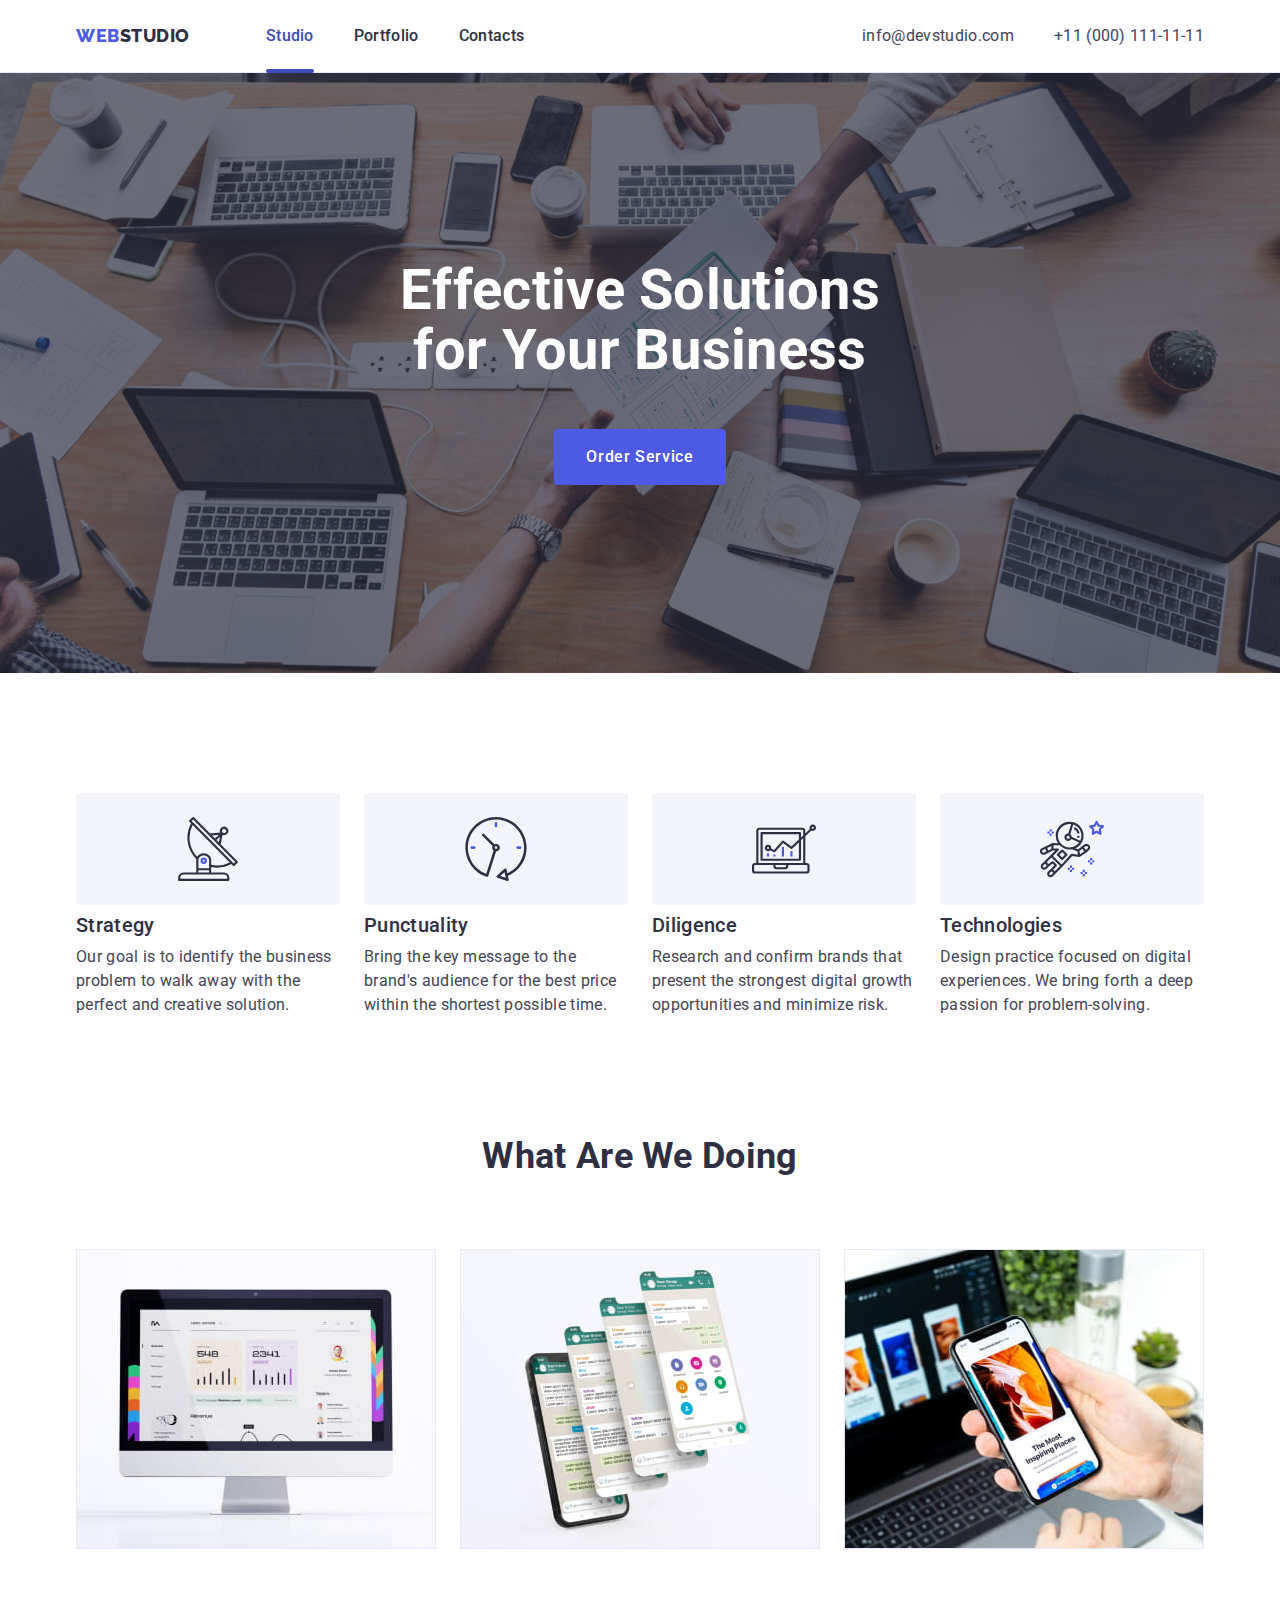
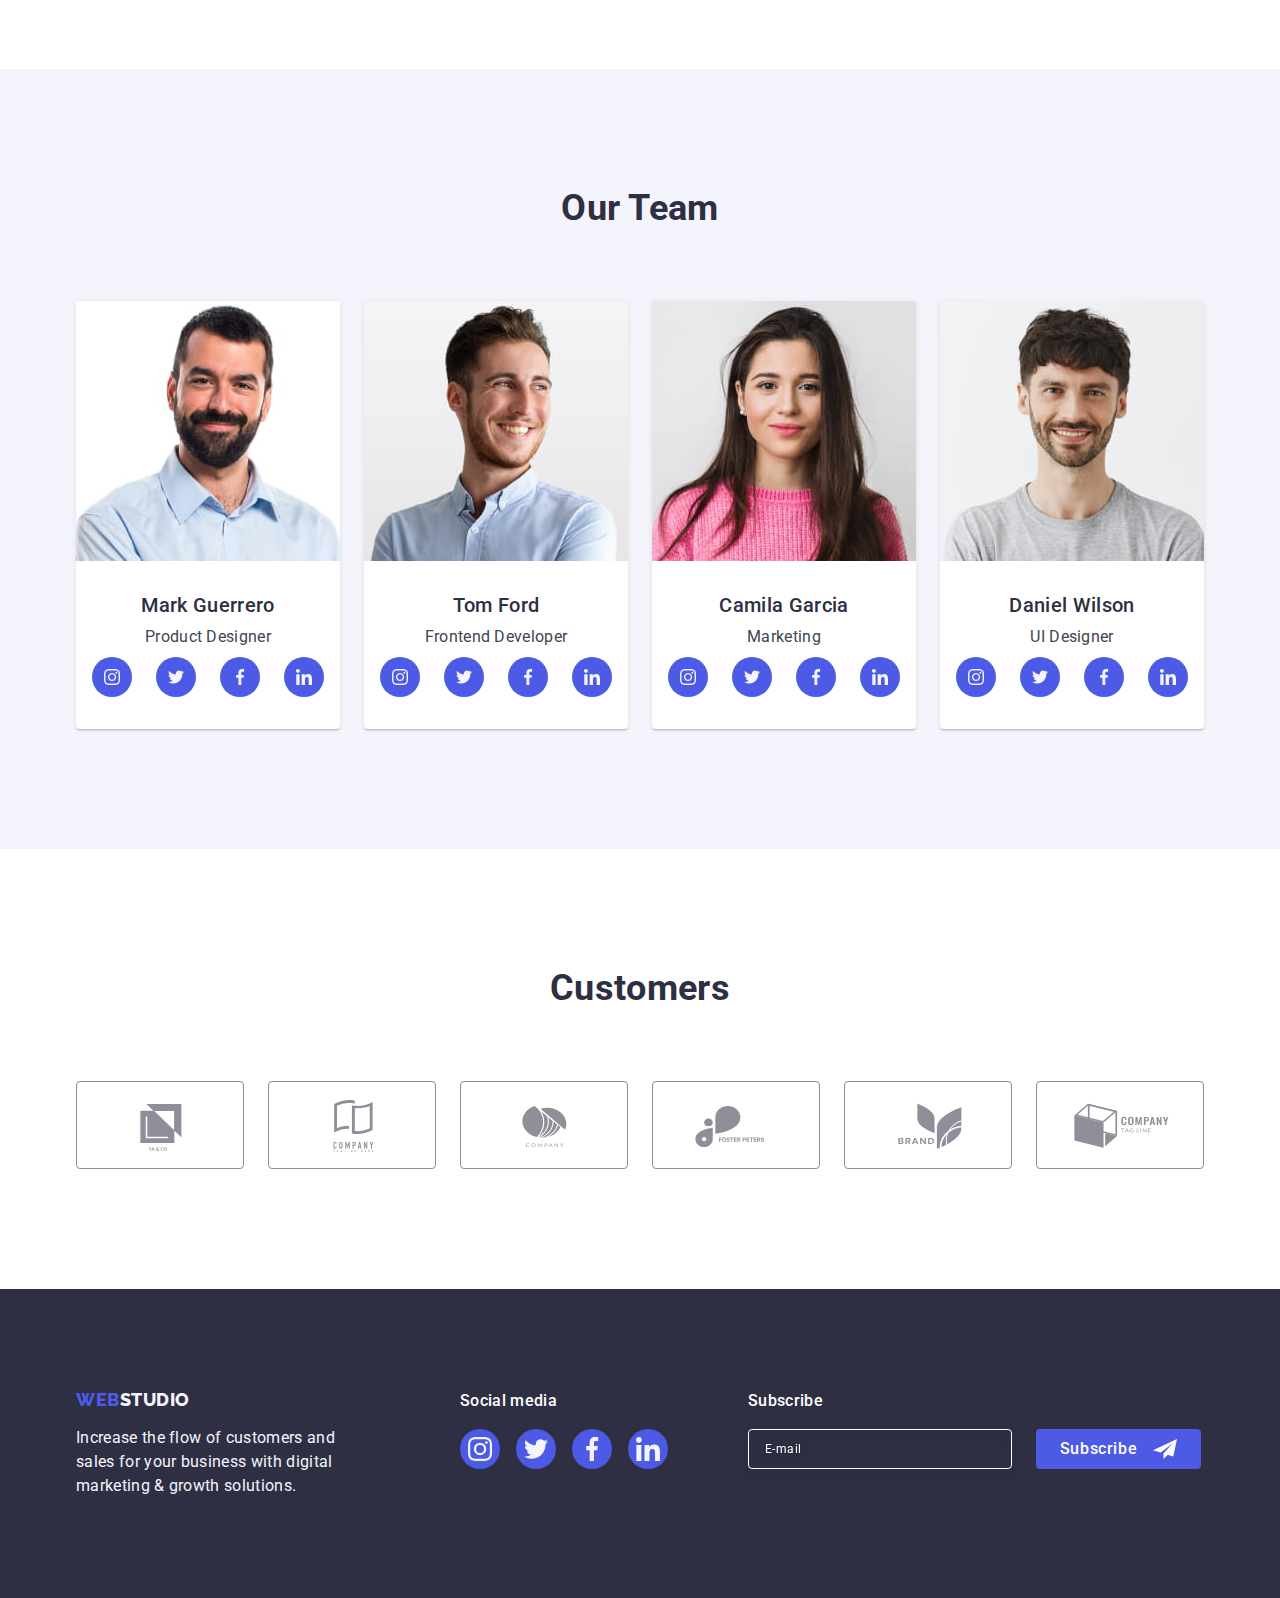
<file: index.html>
<!DOCTYPE html>
<html lang="en">
  <head>
    <meta charset="UTF-8" />
    <meta http-equiv="X-UA-Compatible" content="IE=edge" />
    <meta name="viewport" content="width=device-width, initial-scale=1.0" />
    <meta name="description" content="web solution for business" />
    <link rel="preconnect" href="https://fonts.googleapis.com" />
    <link rel="preconnect" href="https://fonts.gstatic.com" crossorigin />
    <link
      href="https://fonts.googleapis.com/css2?family=Raleway:wght@800&family=Roboto:wght@400;500;700;900&display=swap"
      rel="stylesheet"
    />
    <link
      rel="stylesheet"
      href="https://cdn.jsdelivr.net/npm/modern-normalize@2.0.0/modern-normalize.min.css"
    />
    <link rel="stylesheet" href="./css/styles.css" />
    <title>Web Studio</title>
  </head>

  <body class="page">
    <header class="header">
      <div class="container container-header">
        <nav class="header-nav">
          <a class="header-logo-link link" href="./index.html"
            >Web<span class="header-logo-accent">Studio</span></a
          >
          <ul class="header-nav-list list">
            <li class="header-nav-item">
              <a class="header-nav-link link active" href="./index.html"
                >Studio</a
              >
            </li>
            <li class="header-nav-item">
              <a class="header-nav-link link" href="./portfolio.html"
                >Portfolio</a
              >
            </li>
            <li class="header-nav-item">
              <a class="header-nav-link link" href="">Contacts</a>
            </li>
          </ul>
        </nav>

        <address class="header-address">
          <ul class="header-address-list list">
            <li class="header-address-item">
              <a
                class="header-address-link link"
                href="mailto:info@devstudio.com"
                >info@devstudio.com</a
              >
            </li>
            <li class="header-address-item">
              <a class="header-address-link link" href="tel:+110001111111"
                >+11 (000) 111-11-11</a
              >
            </li>
          </ul>
        </address>
      </div>
    </header>

    <main class="main">
      <!-- First section -->
      <section class="hero">
        <div class="container container-hero">
          <h1 class="hero-title">Effective Solutions for Your Business</h1>
          <button class="hero-button button" type="button" data-modal-open>
            Order Service
          </button>
        </div>
      </section>

      <!-- SwiftTech section -->
      <section class="swifttech">
        <div class="container container-swifttech">
          <h2 class="swifttech-title visually-hidden">SwiftTech</h2>
          <ul class="swifttech-list list">
            <li class="swifttech-item">
              <div class="swifttech-item-container">
                <svg class="swifttech-icon icon" width="64" height="64">
                  <use href="./images/icons.svg#antenna"></use>
                </svg>
              </div>
              <h3 class="swifttech-subtitle">Strategy</h3>
              <p class="swifttech-text">
                Our goal is to identify the business problem to walk away with
                the perfect and creative solution.
              </p>
            </li>
            <li class="swifttech-item">
              <div class="swifttech-item-container">
                <svg class="swifttech-icon icon" width="64" height="64">
                  <use href="./images/icons.svg#clock"></use>
                </svg>
              </div>
              <h3 class="swifttech-subtitle">Punctuality</h3>
              <p class="swifttech-text">
                Bring the key message to the brand's audience for the best price
                within the shortest possible time.
              </p>
            </li>
            <li class="swifttech-item">
              <div class="swifttech-item-container">
                <svg class="swifttech-icon icon" width="64" height="64">
                  <use href="./images/icons.svg#diagram"></use>
                </svg>
              </div>
              <h3 class="swifttech-subtitle">Diligence</h3>
              <p class="swifttech-text">
                Research and confirm brands that present the strongest digital
                growth opportunities and minimize risk.
              </p>
            </li>
            <li class="swifttech-item">
              <div class="swifttech-item-container">
                <svg class="swifttech-icon icon" width="64" height="64">
                  <use href="./images/icons.svg#astronaut"></use>
                </svg>
              </div>
              <h3 class="swifttech-subtitle">Technologies</h3>
              <p class="swifttech-text">
                Design practice focused on digital experiences. We bring forth a
                deep passion for problem-solving.
              </p>
            </li>
          </ul>
        </div>
      </section>

      <!-- What are we doing section -->
      <section class="doing">
        <div class="container container-doing">
          <h2 class="doing-title">What are we doing</h2>
          <ul class="doing-list list">
            <li class="doing-item">
              <img
                class="doing-img"
                src="./images/doing1.jpg"
                alt="What are we doing"
                width="360"
                height="300"
              />
            </li>
            <li class="doing-item">
              <img
                class="doing-img"
                src="./images/doing2.jpg"
                alt="What are we doing"
                width="360"
                height="300"
              />
            </li>
            <li class="doing-item">
              <img
                class="doing-img"
                src="./images/doing3.jpg"
                alt="What are we doing"
                width="360"
                height="300"
              />
            </li>
          </ul>
        </div>
      </section>

      <!-- Team section -->
      <section class="team">
        <div class="container container-team">
          <h2 class="team-title">Our Team</h2>
          <ul class="team-list list">
            <li class="team-item">
              <img
                class="team-img"
                src="./images/team1.jpg"
                alt="Mark Guerrero"
                width="264"
                height="260"
              />
              <div class="team-description">
                <h3 class="team-subtitle">Mark Guerrero</h3>
                <p class="team-text">Product Designer</p>
                <ul class="team-social-list">
                  <li class="team-social-item">
                    <a
                      class="team-social-link link"
                      target="_blank"
                      href="https://www.instagram.com/"
                    >
                      <svg class="team-social-icon icon" width="16" height="16">
                        <use href="./images/icons.svg#instagram"></use>
                      </svg>
                    </a>
                  </li>
                  <li class="team-social-item">
                    <a
                      class="team-social-link link"
                      target="_blank"
                      href="https://twitter.com/"
                    >
                      <svg class="team-social-icon icon" width="16" height="16">
                        <use href="./images/icons.svg#twitter"></use>
                      </svg>
                    </a>
                  </li>
                  <li class="team-social-item">
                    <a
                      class="team-social-link link"
                      target="_blank"
                      href="https://www.facebook.com/"
                    >
                      <svg class="team-social-icon icon" width="16" height="16">
                        <use href="./images/icons.svg#facebook"></use>
                      </svg>
                    </a>
                  </li>
                  <li class="team-social-item">
                    <a
                      class="team-social-link link"
                      target="_blank"
                      href="https://https://www.linkedin.com/"
                    >
                      <svg class="team-social-icon icon" width="16" height="16">
                        <use href="./images/icons.svg#linkedin"></use>
                      </svg>
                    </a>
                  </li>
                </ul>
              </div>
            </li>
            <li class="team-item">
              <img
                class="team-img"
                src="./images/team2.jpg"
                alt="Tom Ford"
                width="264"
                height="260"
              />
              <div class="team-description">
                <h3 class="team-subtitle">Tom Ford</h3>
                <p class="team-text">Frontend Developer</p>
                <ul class="team-social-list">
                  <li class="team-social-item">
                    <a
                      class="team-social-link link"
                      target="_blank"
                      href="https://www.instagram.com/"
                    >
                      <svg class="team-social-icon icon" width="16" height="16">
                        <use href="./images/icons.svg#instagram"></use>
                      </svg>
                    </a>
                  </li>
                  <li class="team-social-item">
                    <a
                      class="team-social-link link"
                      target="_blank"
                      href="https://twitter.com/"
                    >
                      <svg class="team-social-icon icon" width="16" height="16">
                        <use href="./images/icons.svg#twitter"></use>
                      </svg>
                    </a>
                  </li>
                  <li class="team-social-item">
                    <a
                      class="team-social-link link"
                      target="_blank"
                      href="https://www.facebook.com/"
                    >
                      <svg class="team-social-icon icon" width="16" height="16">
                        <use href="./images/icons.svg#facebook"></use>
                      </svg>
                    </a>
                  </li>
                  <li class="team-social-item">
                    <a
                      class="team-social-link link"
                      target="_blank"
                      href="https://https://www.linkedin.com/"
                    >
                      <svg class="team-social-icon icon" width="16" height="16">
                        <use href="./images/icons.svg#linkedin"></use>
                      </svg>
                    </a>
                  </li>
                </ul>
              </div>
            </li>
            <li class="team-item">
              <img
                class="team-img"
                src="./images/team3.jpg"
                alt="Camila Garcia"
                width="264"
                height="260"
              />
              <div class="team-description">
                <h3 class="team-subtitle">Camila Garcia</h3>
                <p class="team-text">Marketing</p>
                <ul class="team-social-list">
                  <li class="team-social-item">
                    <a
                      class="team-social-link link"
                      target="_blank"
                      href="https://www.instagram.com/"
                    >
                      <svg class="team-social-icon icon" width="16" height="16">
                        <use href="./images/icons.svg#instagram"></use>
                      </svg>
                    </a>
                  </li>
                  <li class="team-social-item">
                    <a
                      class="team-social-link link"
                      target="_blank"
                      href="https://twitter.com/"
                    >
                      <svg class="team-social-icon icon" width="16" height="16">
                        <use href="./images/icons.svg#twitter"></use>
                      </svg>
                    </a>
                  </li>
                  <li class="team-social-item">
                    <a
                      class="team-social-link link"
                      target="_blank"
                      href="https://www.facebook.com/"
                    >
                      <svg class="team-social-icon icon" width="16" height="16">
                        <use href="./images/icons.svg#facebook"></use>
                      </svg>
                    </a>
                  </li>
                  <li class="team-social-item">
                    <a
                      class="team-social-link link"
                      target="_blank"
                      href="https://https://www.linkedin.com/"
                    >
                      <svg class="team-social-icon icon" width="16" height="16">
                        <use href="./images/icons.svg#linkedin"></use>
                      </svg>
                    </a>
                  </li>
                </ul>
              </div>
            </li>
            <li class="team-item">
              <img
                class="team-img"
                src="./images/team4.jpg"
                alt="Daniel Wilson"
                width="264"
                height="260"
              />
              <div class="team-description">
                <h3 class="team-subtitle">Daniel Wilson</h3>
                <p class="team-text">UI Designer</p>
                <ul class="team-social-list">
                  <li class="team-social-item">
                    <a
                      class="team-social-link link"
                      target="_blank"
                      href="https://www.instagram.com/"
                    >
                      <svg class="team-social-icon icon" width="16" height="16">
                        <use href="./images/icons.svg#instagram"></use>
                      </svg>
                    </a>
                  </li>
                  <li class="team-social-item">
                    <a
                      class="team-social-link link"
                      target="_blank"
                      href="https://twitter.com/"
                    >
                      <svg class="team-social-icon icon" width="16" height="16">
                        <use href="./images/icons.svg#twitter"></use>
                      </svg>
                    </a>
                  </li>
                  <li class="team-social-item">
                    <a
                      class="team-social-link link"
                      target="_blank"
                      href="https://www.facebook.com/"
                    >
                      <svg class="team-social-icon icon" width="16" height="16">
                        <use href="./images/icons.svg#facebook"></use>
                      </svg>
                    </a>
                  </li>
                  <li class="team-social-item">
                    <a
                      class="team-social-link link"
                      target="_blank"
                      href="https://https://www.linkedin.com/"
                    >
                      <svg class="team-social-icon icon" width="16" height="16">
                        <use href="./images/icons.svg#linkedin"></use>
                      </svg>
                    </a>
                  </li>
                </ul>
              </div>
            </li>
          </ul>
        </div>
      </section>

      <!-- Customers section -->
      <section class="customers">
        <div class="container container-customers">
          <h2 class="customers-title">Customers</h2>
          <ul class="customers-list">
            <li class="customers-item">
              <a class="customers-link" target="_blank" href="">
                <svg class="customers-icon icon" width="104" height="56">
                  <use href="./images/icons.svg#logo"></use>
                </svg>
              </a>
            </li>
            <li class="customers-item">
              <a class="customers-link" target="_blank" href="">
                <svg class="customers-icon icon" width="104" height="56">
                  <use href="./images/icons.svg#logo-1"></use>
                </svg>
              </a>
            </li>
            <li class="customers-item">
              <a class="customers-link" target="_blank" href="">
                <svg class="customers-icon icon" width="104" height="56">
                  <use href="./images/icons.svg#logo-2"></use>
                </svg>
              </a>
            </li>
            <li class="customers-item">
              <a class="customers-link" target="_blank" href="">
                <svg class="customers-icon icon" width="104" height="56">
                  <use href="./images/icons.svg#logo-3"></use>
                </svg>
              </a>
            </li>
            <li class="customers-item">
              <a class="customers-link" target="_blank" href="">
                <svg class="customers-icon icon" width="104" height="56">
                  <use href="./images/icons.svg#logo-4"></use>
                </svg>
              </a>
            </li>
            <li class="customers-item">
              <a class="customers-link" target="_blank" href="">
                <svg class="customers-icon icon" width="104" height="56">
                  <use href="./images/icons.svg#logo-5"></use>
                </svg>
              </a>
            </li>
          </ul>
        </div>
      </section>
    </main>

    <!-- footer -->
    <footer class="footer">
      <div class="container container-footer">
        <!-- Logo -->
        <div class="footer-webstudio">
          <a class="footer-logo-link link" href="./index.html"
            >Web<span class="footer-logo-accent">Studio</span></a
          >
          <p class="footer-text">
            Increase the flow of customers and sales for your business with
            digital marketing & growth solutions.
          </p>
        </div>

        <!-- Media -->
        <div class="footer-media">
          <p class="footer-media-text">Social media</p>
          <ul class="footer-social-list">
            <li class="footer-social-item">
              <a
                class="footer-social-link"
                target="_blank"
                href="https://www.instagram.com/"
              >
                <svg class="footer-social-icon icon" width="24" height="24">
                  <use href="./images/icons.svg#instagram"></use>
                </svg>
              </a>
            </li>
            <li class="footer-social-item">
              <a
                class="footer-social-link"
                target="_blank"
                href="https://twitter.com/"
              >
                <svg class="footer-social-icon icon" width="24" height="24">
                  <use href="./images/icons.svg#twitter"></use>
                </svg>
              </a>
            </li>
            <li class="footer-social-item">
              <a
                class="footer-social-link"
                target="_blank"
                href="https://www.facebook.com/"
              >
                <svg class="footer-social-icon icon" width="24" height="24">
                  <use href="./images/icons.svg#facebook"></use>
                </svg>
              </a>
            </li>
            <li class="footer-social-item">
              <a
                class="footer-social-link"
                target="_blank"
                href="https://https://www.linkedin.com/"
              >
                <svg class="footer-social-icon icon" width="24" height="24">
                  <use href="./images/icons.svg#linkedin"></use>
                </svg>
              </a>
            </li>
          </ul>
        </div>

        <!-- Subscribe -->
        <div class="footer-subscribe">
          <p class="footer-subscribe-text">Subscribe</p>
          <form class="footer-form">
            <label class="footer-form-label">
              <input
                type="email"
                class="footer-form-input"
                name="email"
                placeholder="E-mail"
              />
            </label>
            <button type="submit" class="footer-subscribe-btn">
              Subscribe
              <svg class="footer-subscribe-icon" width="24" height="24">
                <use href="./images/icons.svg#frame3"></use>
              </svg>
            </button>
          </form>
        </div>
      </div>
    </footer>

    <!-- Modal window -->
    <div class="backdrop is-hidden" data-modal>
      <div class="modal">
        <button class="modal-btn button" type="button" data-modal-close>
          <svg class="modal-icon" width="8" height="8">
            <use href="./images/icons.svg#x-close"></use>
          </svg>
        </button>

        <p class="modal-form-caption">
          Leave your contacts and we will call you back
        </p>
        <!-- Form -->
        <form class="modal-form">
          <!-- Name -->
          <div class="modal-form-field">
            <label for="user-name" class="modal-form-label"> Name </label>
            <div class="model-form-container">
              <input
                class="modal-form-input input"
                type="text"
                name="user-name"
                id="user-name"
              />
              <svg class="modal-form-icon" width="18" height="24">
                <use href="./images/icons.svg#name"></use>
              </svg>
            </div>
          </div>

          <!-- Phone -->
          <div class="modal-form-field">
            <label for="phone" class="modal-form-label"> Phone </label>
            <div class="model-form-container">
              <input
                class="modal-form-input input"
                type="tel"
                name="user-phone"
                id="phone"
              />
              <svg class="modal-form-icon" width="18" height="24">
                <use href="./images/icons.svg#phone"></use>
              </svg>
            </div>
          </div>

          <!-- E-mail -->
          <div class="modal-form-field">
            <label for="email" class="modal-form-label"> Email </label>
            <div class="model-form-container">
              <input
                class="modal-form-input input"
                type="email"
                name="user-email"
                id="email"
              />
              <svg class="modal-form-icon" width="18" height="24">
                <use href="./images/icons.svg#email"></use>
              </svg>
            </div>
          </div>

          <!-- Comment -->
          <div class="modal-form-comment">
            <label for="user-comment" class="modal-form-label"> Comment </label>
            <textarea
              class="modal-form-textarea textarea"
              name="user-comment"
              id="user-comment"
              placeholder="Text input"
              rows="7"
            ></textarea>
          </div>

          <!-- Checkbox -->
          <div class="modal-form-agreement">
            <input
              type="checkbox"
              class="modal-form-checkbox input visually-hidden"
              name="user-privacy"
              value="true"
              id="user-privacy"
            />
            <label for="user-privacy" class="modal-form-policy">
              <span class="form-policy-box">
                <svg class="form-policy-icon" width="10" height="8">
                  <use href="./images/icons.svg#checkbox"></use>
                </svg>
              </span>
              I accept the terms and conditions of the
              <a href="#" class="form-policy-link"> Privacy Policy </a>
            </label>
          </div>
          <button class="modal-form-btn" type="submit">Send</button>
        </form>
      </div>
    </div>

    <script src="./js/modal.js"></script>
  </body>
</html>
</file>
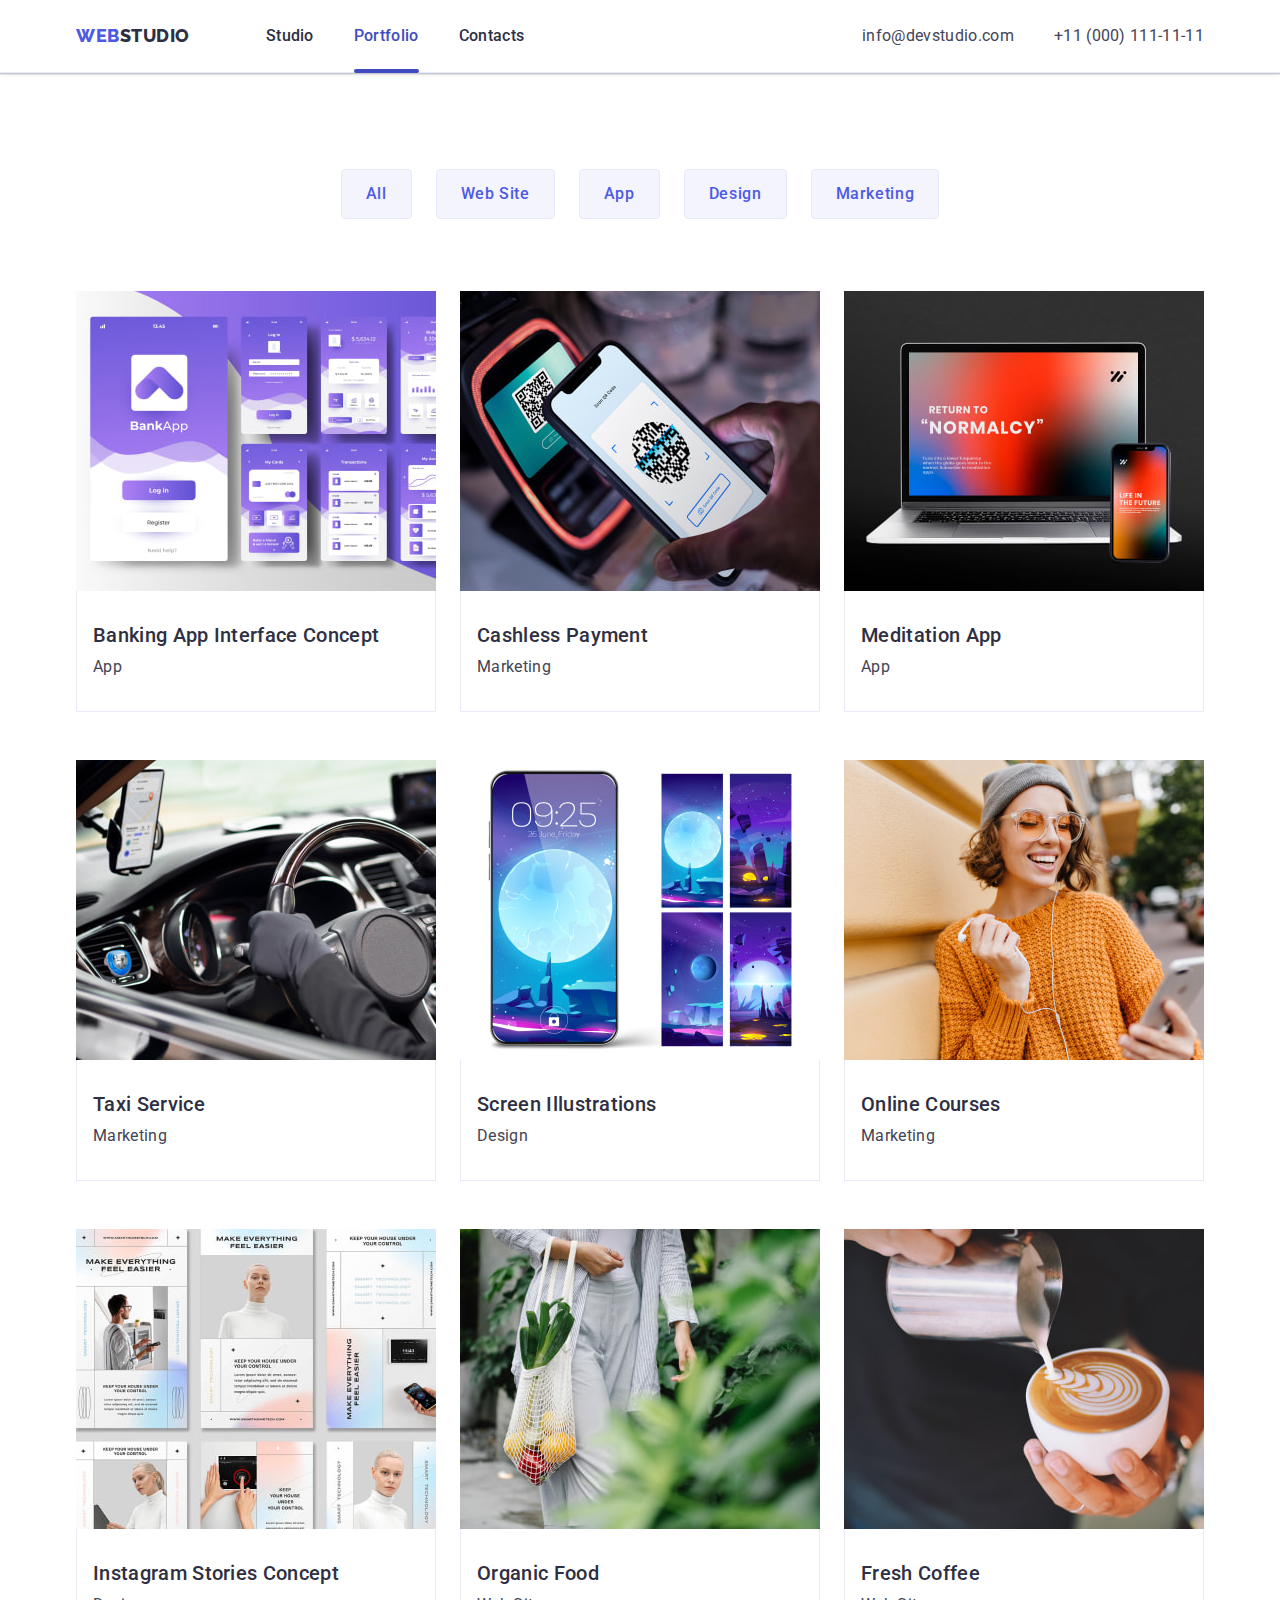
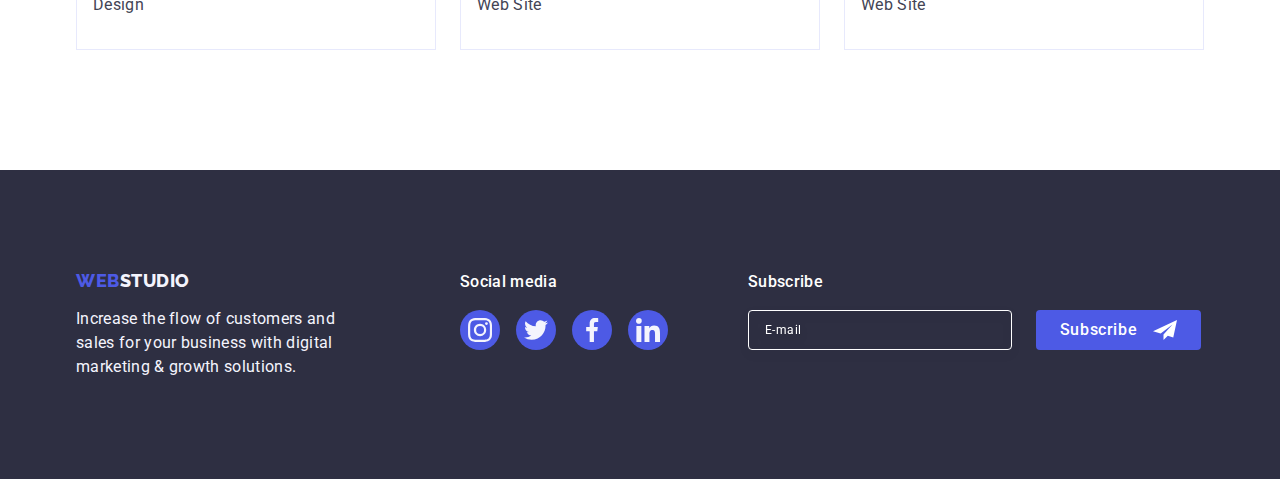
<file: portfolio.html>
<!DOCTYPE html>
<html lang="en">
  <head>
    <meta charset="UTF-8" />
    <meta http-equiv="X-UA-Compatible" content="IE=edge" />
    <meta name="viewport" content="width=device-width, initial-scale=1.0" />
    <meta name="description" content="web solution for business" />
    <link rel="preconnect" href="https://fonts.googleapis.com" />
    <link rel="preconnect" href="https://fonts.gstatic.com" crossorigin />
    <link
      href="https://fonts.googleapis.com/css2?family=Raleway:wght@800&family=Roboto:wght@400;500;700;900&display=swap"
      rel="stylesheet"
    />
    <link
      rel="stylesheet"
      href="https://cdn.jsdelivr.net/npm/modern-normalize@2.0.0/modern-normalize.min.css"
    />
    <link rel="stylesheet" href="./css/styles.css" />
    <title>Web Studio</title>
  </head>
  <body>
    <header class="header">
      <div class="container container-header">
        <nav class="header-nav">
          <a class="header-logo-link link" href="./index.html"
            >Web<span class="header-logo-accent">Studio</span></a
          >
          <ul class="header-nav-list list">
            <li class="header-nav-item">
              <a class="header-nav-link link" href="./index.html">Studio</a>
            </li>
            <li class="header-nav-item">
              <a class="header-nav-link link active" href="./portfolio.html"
                >Portfolio</a
              >
            </li>
            <li class="header-nav-item">
              <a class="header-nav-link link" href="">Contacts</a>
            </li>
          </ul>
        </nav>

        <address class="header-address">
          <ul class="header-address-list list">
            <li class="header-address-item">
              <a
                class="header-address-link link"
                href="mailto:info@devstudio.com"
                >info@devstudio.com</a
              >
            </li>
            <li class="header-address-item">
              <a class="header-address-link link" href="tel:+110001111111"
                >+11 (000) 111-11-11</a
              >
            </li>
          </ul>
        </address>
      </div>
    </header>

    <main class="main">
      <section class="portfolio">
        <div class="container container-portfolio">
          <h1 class="portfolio-title visually-hidden">Portfolio</h1>

          <!-- Portfolio buttons -->
          <ul class="filter-list list">
            <li class="filter-item">
              <button class="portfolio-button button" type="button">All</button>
            </li>
            <li class="filter-item">
              <button class="portfolio-button button" type="button">
                Web Site
              </button>
            </li>
            <li class="filter-item">
              <button class="portfolio-button button" type="button">App</button>
            </li>
            <li class="filter-item">
              <button class="portfolio-button button" type="button">
                Design
              </button>
            </li>
            <li class="filter-item">
              <button class="portfolio-button button" type="button">
                Marketing
              </button>
            </li>
          </ul>

          <!-- Portfolio gallery -->
          <ul class="portfolio-list list">
            <li class="portfolio-item">
              <a class="portfolio-link link" href="">
                <div class="portfolio-overlay">
                  <img
                    class="portfolio-img"
                    src="./images/portfolio/portfolio1.jpg"
                    alt="Banking app"
                    width="360"
                    height="300"
                  />
                  <p class="portfolio-overlay-description">
                    14 Stylish and User-Friendly App Design Concepts · Task
                    Manager App · Calorie Tracker App · Exotic Fruit Ecommerce
                    App · Cloud Storage App
                  </p>
                </div>
                <div class="portfolio-description">
                  <h2 class="gallery-subtitle">
                    Banking App Interface Concept
                  </h2>
                  <p class="gallery-text">App</p>
                </div>
              </a>
            </li>
            <li class="portfolio-item">
              <a class="portfolio-link link" href=""
                ><div class="portfolio-overlay">
                  <img
                    class="portfolio-img"
                    src="./images/portfolio/portfolio2.jpg"
                    alt="Cashless Payment"
                    width="360"
                    height="300"
                  />
                  <p class="portfolio-overlay-description">
                    14 Stylish and User-Friendly App Design Concepts · Task
                    Manager App · Calorie Tracker App · Exotic Fruit Ecommerce
                    App · Cloud Storage App
                  </p>
                </div>
                <div class="portfolio-description">
                  <h2 class="gallery-subtitle">Cashless Payment</h2>
                  <p class="gallery-text">Marketing</p>
                </div>
              </a>
            </li>
            <li class="portfolio-item">
              <a class="portfolio-link link" href="">
                <div class="portfolio-overlay">
                  <img
                    class="portfolio-img"
                    src="./images/portfolio/portfolio3.jpg"
                    alt="Laptop and mobile phone with app Normalcy"
                    width="360"
                    height="300"
                  />
                  <p class="portfolio-overlay-description">
                    14 Stylish and User-Friendly App Design Concepts · Task
                    Manager App · Calorie Tracker App · Exotic Fruit Ecommerce
                    App · Cloud Storage App
                  </p>
                </div>
                <div class="portfolio-description">
                  <h2 class="gallery-subtitle">Meditation App</h2>
                  <p class="gallery-text">App</p>
                </div>
              </a>
            </li>
            <li class="portfolio-item">
              <a class="portfolio-link link" href=""
                ><div class="portfolio-overlay">
                  <img
                    class="portfolio-img"
                    src="./images/portfolio/portfolio4.jpg"
                    alt="Taxi Service in mobile phone"
                    width="360"
                    height="300"
                  />
                  <p class="portfolio-overlay-description">
                    14 Stylish and User-Friendly App Design Concepts · Task
                    Manager App · Calorie Tracker App · Exotic Fruit Ecommerce
                    App · Cloud Storage App
                  </p>
                </div>
                <div class="portfolio-description">
                  <h2 class="gallery-subtitle">Taxi Service</h2>
                  <p class="gallery-text">Marketing</p>
                </div>
              </a>
            </li>
            <li class="portfolio-item">
              <a class="portfolio-link link" href="">
                <div class="portfolio-overlay">
                  <img
                    class="portfolio-img"
                    src="./images/portfolio/portfolio5.jpg"
                    alt="Screen Illustrations"
                    width="360"
                    height="300"
                  />
                  <p class="portfolio-overlay-description">
                    14 Stylish and User-Friendly App Design Concepts · Task
                    Manager App · Calorie Tracker App · Exotic Fruit Ecommerce
                    App · Cloud Storage App
                  </p>
                </div>
                <div class="portfolio-description">
                  <h2 class="gallery-subtitle">Screen Illustrations</h2>
                  <p class="gallery-text">Design</p>
                </div>
              </a>
            </li>
            <li class="portfolio-item">
              <a class="portfolio-link link" href="">
                <div class="portfolio-overlay">
                  <img
                    class="portfolio-img"
                    src="./images/portfolio/portfolio6.jpg"
                    alt="Girl with earheads, phone and glasses"
                    width="360"
                    height="300"
                  />
                  <p class="portfolio-overlay-description">
                    14 Stylish and User-Friendly App Design Concepts · Task
                    Manager App · Calorie Tracker App · Exotic Fruit Ecommerce
                    App · Cloud Storage App
                  </p>
                </div>
                <div class="portfolio-description">
                  <h2 class="gallery-subtitle">Online Courses</h2>
                  <p class="gallery-text">Marketing</p>
                </div>
              </a>
            </li>
            <li class="portfolio-item">
              <a class="portfolio-link link" href="">
                <div class="portfolio-overlay">
                  <img
                    class="portfolio-img"
                    src="./images/portfolio/portfolio7.jpg"
                    alt="Instagram Stories Concept"
                    width="360"
                    height="300"
                  />
                  <p class="portfolio-overlay-description">
                    14 Stylish and User-Friendly App Design Concepts · Task
                    Manager App · Calorie Tracker App · Exotic Fruit Ecommerce
                    App · Cloud Storage App
                  </p>
                </div>
                <div class="portfolio-description">
                  <h2 class="gallery-subtitle">Instagram Stories Concept</h2>
                  <p class="gallery-text">Design</p>
                </div>
              </a>
            </li>
            <li class="portfolio-item">
              <a class="portfolio-link link" href="">
                <div class="portfolio-overlay">
                  <img
                    class="portfolio-img"
                    src="./images/portfolio/portfolio8.jpg"
                    alt="Woman with organic food"
                    width="360"
                    height="300"
                  />
                  <p class="portfolio-overlay-description">
                    14 Stylish and User-Friendly App Design Concepts · Task
                    Manager App · Calorie Tracker App · Exotic Fruit Ecommerce
                    App · Cloud Storage App
                  </p>
                </div>
                <div class="portfolio-description">
                  <h2 class="gallery-subtitle">Organic Food</h2>
                  <p class="gallery-text">Web Site</p>
                </div>
              </a>
            </li>
            <li class="portfolio-item">
              <a class="portfolio-link link" href="">
                <div class="portfolio-overlay">
                  <img
                    class="portfolio-img"
                    src="./images/portfolio/portfolio9.jpg"
                    alt="Barista make coffee"
                    width="360"
                    height="300"
                  />
                  <p class="portfolio-overlay-description">
                    14 Stylish and User-Friendly App Design Concepts · Task
                    Manager App · Calorie Tracker App · Exotic Fruit Ecommerce
                    App · Cloud Storage App
                  </p>
                </div>
                <div class="portfolio-description">
                  <h2 class="gallery-subtitle">Fresh Coffee</h2>
                  <p class="gallery-text">Web Site</p>
                </div>
              </a>
            </li>
          </ul>
        </div>
      </section>
    </main>
    <!-- footer -->
    <footer class="footer">
      <div class="container container-footer">
        <!-- Logo -->
        <div class="footer-webstudio">
          <a class="footer-logo-link link" href="./index.html"
            >Web<span class="footer-logo-accent">Studio</span></a
          >
          <p class="footer-text">
            Increase the flow of customers and sales for your business with
            digital marketing & growth solutions.
          </p>
        </div>

        <!-- Media -->
        <div class="footer-media">
          <p class="footer-media-text">Social media</p>
          <ul class="footer-social-list">
            <li class="footer-social-item">
              <a
                class="footer-social-link"
                target="_blank"
                href="https://www.instagram.com/"
              >
                <svg class="footer-social-icon icon" width="24" height="24">
                  <use href="./images/icons.svg#instagram"></use>
                </svg>
              </a>
            </li>
            <li class="footer-social-item">
              <a
                class="footer-social-link"
                target="_blank"
                href="https://twitter.com/"
              >
                <svg class="footer-social-icon icon" width="24" height="24">
                  <use href="./images/icons.svg#twitter"></use>
                </svg>
              </a>
            </li>
            <li class="footer-social-item">
              <a
                class="footer-social-link"
                target="_blank"
                href="https://www.facebook.com/"
              >
                <svg class="footer-social-icon icon" width="24" height="24">
                  <use href="./images/icons.svg#facebook"></use>
                </svg>
              </a>
            </li>
            <li class="footer-social-item">
              <a
                class="footer-social-link"
                target="_blank"
                href="https://https://www.linkedin.com/"
              >
                <svg class="footer-social-icon icon" width="24" height="24">
                  <use href="./images/icons.svg#linkedin"></use>
                </svg>
              </a>
            </li>
          </ul>
        </div>

        <!-- Subscribe -->
        <div class="footer-subscribe">
          <p class="footer-subscribe-text">Subscribe</p>
          <form class="footer-form">
            <label class="footer-form-label">
              <input
                type="email"
                class="footer-form-input"
                name="email"
                placeholder="E-mail"
              />
            </label>
            <button type="submit" class="footer-subscribe-btn">
              Subscribe
              <svg class="footer-subscribe-icon" width="24" height="24">
                <use href="./images/icons.svg#frame3"></use>
              </svg>
            </button>
          </form>
        </div>
      </div>
    </footer>
  </body>
</html>
</file>
<file: css/styles.css>
/* Primary Brand */
:root {
  --iris-color: #4d5ae5;
  --ocean-color: #404bbf;
  --navy-blue-color: #2e2f42;
  --green-color: #31d0aa;
  --slate-color: #434455;
  --light-slate-color: #8e8f99;
  --cornflower-color: #e7e9fc;
  --cloud-color: #f4f4fd;
  --navy-blue-modal: rgba(46, 47, 66, 0.4);
  --grey-color: rgba(46, 47, 66, 0.7);
  --white-color: #ffffff;
  --dairy-color: #fcfcfc;
}

/**
  |============================
  | Comon rules
  |============================
*/

body {
  font-family: 'Roboto', sans-serif;
  color: var(--slate-color);
  background-color: var(--white-color);
  line-height: 1.5;
  letter-spacing: 0.02em;
}

/**
  |============================
  | Global style reset
  |============================
*/

ul,
ol {
  list-style-type: none;
  padding: 0;
  margin: 0;
}

h1,
h2,
h3,
h4,
h5,
h6 {
  margin: 0;
}

p {
  margin: 0;
}

img {
  display: block;
  max-width: 100%;
  height: auto;
}

.visually-hidden {
  position: absolute;
  width: 1px;
  height: 1px;
  margin: -1px;
  border: 0;
  padding: 0;

  white-space: nowrap;
  clip-path: inset(100%);
  clip: rect(0 0 0 0);
  overflow: hidden;
}

.link {
  padding: 0;
  text-decoration: none;
  color: currentColor;
}

.list {
  list-style: none;
}

address {
  font-style: normal;
}

.button {
  font-family: inherit;
  cursor: pointer;
  line-height: 1.5;
}

.container {
  max-width: 1158px;
  padding: 0 15px;
  margin: 0 auto;
}

/**
  |============================
  | header
  |============================
*/

.container-header {
  display: flex;
  align-items: center;
}

.header {
  border-bottom: 1px solid var(--cornflower-color);
  box-shadow: 0px 1px 6px 0px rgba(46, 47, 66, 0.08),
    0px 1px 1px 0px rgba(46, 47, 66, 0.16),
    0px 2px 1px 0px rgba(46, 47, 66, 0.08);
}

.header-nav {
  display: flex;
  align-items: center;
}

.header-logo-link {
  font-family: 'Raleway', sans-serif;
  font-weight: 800;
  font-size: 18px;
  line-height: 1.17;
  letter-spacing: 0.03em;
  text-transform: uppercase;
  color: var(--iris-color);
  margin-right: 76px;
}

.header-logo-accent {
  color: var(--navy-blue-color);
}

.header-nav-list {
  display: flex;
  gap: 40px;
}

/* .header-nav-item {
} */

.header-nav-link {
  display: block;
  font-weight: 500;
  color: var(--navy-blue-color);
  padding-top: 24px;
  padding-bottom: 24px;
  transition-property: color;
  transition-duration: 250ms;
  transition-timing-function: cubic-bezier(0.4, 0, 0.2, 1);
  position: relative;
}

.header-nav-link.active {
  color: var(--ocean-color);
}

.header-nav-link.active::after {
  content: '';
  display: block;
  width: 100%;
  height: 4px;
  background-color: var(--ocean-color);
  border-radius: 2px;
  position: absolute;
  bottom: -1px;
  left: 0;
}

.header-nav-link:hover,
.header-nav-link:focus {
  color: var(--ocean-color);
}

.header-address {
  margin-left: auto;
}

.header-address-list {
  display: flex;
  gap: 40px;
}

/* .header-address-item {
} */

.header-address-link {
  transition-property: color;
  transition-duration: 250ms;
  transition-timing-function: cubic-bezier(0.4, 0, 0.2, 1);
}

.header-address-link:hover,
.header-address-link:focus {
  color: var(--ocean-color);
}

/**
  |============================
  | First section
  |============================
*/

.hero {
  max-width: 1440px;
  background-color: var(--navy-blue-color);
  background-image: linear-gradient(
      to bottom,
      var(--grey-color),
      var(--grey-color)
    ),
    url(../images/hero.jpg);

  background-position: 50% 50%;
  background-repeat: no-repeat;
  background-size: cover;
  padding: 188px 0 188px;
  margin: 0 auto;
}

/* .container-hero {
} */

.hero-title {
  font-weight: 700;
  font-size: 56px;
  line-height: 1.07;
  text-align: center;
  color: var(--white-color);
  margin-bottom: 48px;
  margin-left: auto;
  margin-right: auto;
  max-width: 496px;
}

.hero-button {
  display: block;
  background-color: var(--iris-color);
  font-weight: 500;
  letter-spacing: 0.04em;
  color: var(--white-color);
  margin-left: auto;
  margin-right: auto;
  padding: 16px 32px;
  min-width: 169px;
  height: 56px;
  border-radius: 4px;
  border: 0px;
  transition-property: background-color;
  transition-duration: 250ms;
  transition-timing-function: cubic-bezier(0.4, 0, 0.2, 1);
}

.hero-button:hover,
.hero-button:focus {
  background-color: var(--ocean-color);
}

/**
  |============================
  | SwiftTech section
  |============================
*/

.swifttech {
  padding: 120px 0 120px;
}

/* .swifttech-title {
} */

.swifttech-list {
  display: flex;
  justify-content: space-between;
  gap: 24px;
}

.swifttech-item {
  flex-basis: calc((100% - 3 * 24px) / 4);
}

.swifttech-item-container {
  display: flex;
  height: 112px;
  align-items: center;
  justify-content: center;
  background-color: var(--cloud-color);
  margin-bottom: 8px;
  border-radius: 4px;
}

/* .swifttech-icon {
} */

.swifttech-subtitle {
  font-weight: 500;
  font-size: 20px;
  line-height: 1.2;
  color: var(--navy-blue-color);
  margin-bottom: 8px;
}

.swifttech-text {
}

/**
  |============================
  | What are we doing section
  |============================
*/

.doing {
  padding-bottom: 120px;
}

.doing-title {
  font-weight: 700;
  font-size: 36px;
  line-height: 1.11;
  text-align: center;
  text-transform: capitalize;
  color: var(--navy-blue-color);
  margin-bottom: 72px;
}

.doing-list {
  display: flex;
  gap: 24px;
}

/* .doing-item {
} */

/* .doing-img {
} */

/**
  |============================
  | Team section
  |============================
*/

.team {
  background-color: var(--cloud-color);
  padding: 120px 0px 120px;
}

/* .container-team {
} */

.team-title {
  font-weight: 700;
  font-size: 36px;
  line-height: 1.11;
  text-align: center;
  text-transform: capitalize;
  color: var(--navy-blue-color);
  margin-bottom: 72px;
}

.team-list {
  display: flex;
  gap: 24px;
}

.team-item {
  background-color: var(--white-color);
  border-bottom-left-radius: 4px;
  border-bottom-right-radius: 4px;
  box-shadow: 0px 2px 1px 0px rgba(46, 47, 66, 0.08),
    0px 1px 1px 0px rgba(46, 47, 66, 0.16),
    0px 1px 6px 0px rgba(46, 47, 66, 0.08);
}

/* .team-img {
} */

.team-description {
  padding: 32px 0;
}

.team-subtitle {
  font-weight: 500;
  font-size: 20px;
  line-height: 1.2;
  text-align: center;
  color: var(--navy-blue-color);
  margin-bottom: 8px;
}

.team-text {
  text-align: center;
  margin-bottom: 8px;
}

.team-social-list {
  display: flex;
  justify-content: center;
  gap: 24px;
}
.team-social-item {
  width: 40px;
  height: 40px;
}

.team-social-link {
  display: flex;
  background-color: var(--iris-color);
  border-radius: 50%;
  width: 100%;
  height: 100%;
  justify-content: center;
  align-items: center;
  transition-property: background-color;
  transition-duration: 250ms;
  transition-timing-function: cubic-bezier(0.4, 0, 0.2, 1);
}

.team-social-link:hover,
.team-social-link:focus {
  background-color: var(--ocean-color);
}

.team-social-icon {
  fill: var(--cloud-color);
}

/**
  |============================
  | Customers Section
  |============================
*/

.customers {
  padding-top: 120px;
  padding-bottom: 120px;
}

/* .container-customers {
} */

.customers-title {
  font-weight: 700;
  font-size: 36px;
  line-height: 1.11;
  text-align: center;
  text-transform: capitalize;
  color: var(--navy-blue-color);
  margin-bottom: 72px;
}

.customers-list {
  display: flex;
  gap: 24px;
  justify-content: center;
}

.customers-item {
  width: 168px;
  height: 88px;
}

.customers-link {
  display: flex;
  width: 100%;
  height: 100%;
  justify-content: center;
  align-items: center;
  color: var(--light-slate-color);
  border: 1px solid var(--light-slate-color);
  border-radius: 4px;
  transition-property: color, border-color;
  transition-duration: 250ms;
  transition-timing-function: cubic-bezier(0.4, 0, 0.2, 1);
}

.customers-link:hover,
.customers-link:focus {
  color: var(--ocean-color);
  border-color: var(--ocean-color);
}

.customers-icon {
  fill: currentColor;
}

/**
  |============================
  | footer
  |============================
*/

.footer {
  background-color: var(--navy-blue-color);
  padding: 100px 0;
}

.container-footer {
  display: flex;
  align-items: baseline;
}

.footer-webstudio {
  margin-right: 120px;
}

.footer-logo-link {
  font-family: 'Raleway', sans-serif;
  font-weight: 800;
  font-size: 18px;
  line-height: 1.17;
  letter-spacing: 0.03em;
  text-transform: uppercase;
  color: var(--iris-color);
  display: inline-block;
  margin-bottom: 16px;
}

.footer-logo-accent {
  color: var(--cloud-color);
}
.footer-text {
  color: var(--cloud-color);
  width: 264px;
}

.footer-media {
  margin-right: 80px;
}

.footer-media-text {
  font-weight: 500;
  line-height: 24px;
  letter-spacing: 0.32px;
  color: var(--white-color);
  margin-bottom: 16px;
}
.footer-social-list {
  display: flex;
  gap: 16px;
}

.footer-social-item {
  width: 40px;
  height: 40px;
}

.footer-social-link {
  display: flex;
  background-color: var(--iris-color);
  border-radius: 50%;
  width: 100%;
  height: 100%;
  justify-content: center;
  align-items: center;
  transition-property: background-color;
  transition-duration: 250ms;
  transition-timing-function: cubic-bezier(0.4, 0, 0.2, 1);
}

.footer-social-link:hover,
.footer-social-link:focus {
  background-color: var(--green-color);
}

.footer-social-icon {
  fill: var(--cloud-color);
}

/**
  |============================
  | Footer subscribe form
  |============================
*/

.footer-subscribe {
}

.footer-subscribe-text {
  color: var(--white-color);
  font-weight: 500;
  letter-spacing: 0.32px;
  margin-bottom: 16px;
}

.footer-form {
  display: flex;
  align-items: flex-end;
  gap: 24px;
}

.footer-form-label {
}

.footer-form-input {
  width: 264px;
  height: 40px;
  background-color: transparent;
  border-radius: 4px;
  border: 1px solid var(--white-color);
  filter: drop-shadow(0px 4px 4px rgba(0, 0, 0, 0.15));
  padding: 8px 16px;
  color: var(--white-color);
  font-size: 12px;
  letter-spacing: 0.48px;
  line-height: 1.5;
  outline: transparent;
}

.footer-form-input::placeholder {
  color: currentColor;
}

.footer-subscribe-btn {
  display: inline-flex;
  border: none;
  border-radius: 4px;
  background: var(--iris-color);
  color: var(--white-color);
  text-align: center;
  font-weight: 500;
  letter-spacing: 0.64px;
  line-height: 1.5;
  min-width: 165px;
  height: 40px;
  justify-content: center;
  align-items: center;
  cursor: pointer;
}

.footer-subscribe-icon {
  fill: var(--white-color);
  margin-left: 16px;
}

/**
  |============================
  | Portfolio buttons
  |============================
*/

.portfolio {
  padding: 96px 0 120px;
}

.filter-list {
  display: flex;
  justify-content: center;
  gap: 24px;
  margin-bottom: 72px;
}

/* .filter-item {
} */

.portfolio-button {
  background-color: var(--cloud-color);
  font-weight: 500;
  text-align: center;
  letter-spacing: 0.04em;
  color: var(--iris-color);
  padding: 12px 24px;
  border-radius: 4px;
  border: 1px solid var(--cornflower-color);
  transition-property: color, background-color, border-color, box-shadow;
  transition-duration: 250ms;
  transition-timing-function: cubic-bezier(0.4, 0, 0.2, 1);
}

.portfolio-button:hover,
.portfolio-button:focus {
  background-color: var(--ocean-color);
  color: var(--white-color);
  border-color: transparent;
  box-shadow: 0px 2px 2px 0px rgba(0, 0, 0, 0.12),
    0px 2px 1px 0px rgba(0, 0, 0, 0.08), 0px 3px 1px 0px rgba(0, 0, 0, 0.1);
}

/**
  |============================
  | Portfolio gallery
  |============================
*/

/* .container-portfolio {
} */

.portfolio-list {
  display: flex;
  flex-wrap: wrap;
  row-gap: 48px;
  column-gap: 24px;
}

.portfolio-description {
  border: 1px solid var(--cornflower-color);
  border-top: 0px;
  padding: 32px 16px;
}

/* .portfolio-item {
} */

.portfolio-link {
  display: block;
  transition-property: box-shadow;
  transition-duration: 250ms;
  transition-timing-function: cubic-bezier(0.4, 0, 0.2, 1);
}

.portfolio-link:hover,
.portfolio-link:focus {
  box-shadow: 0px 2px 1px 0px rgba(46, 47, 66, 0.08),
    0px 1px 1px 0px rgba(46, 47, 66, 0.16),
    0px 1px 6px 0px rgba(46, 47, 66, 0.08);
}

/* Overlay */

.portfolio-overlay {
  position: relative;
  overflow: hidden;
}

.portfolio-overlay-description {
  background-color: var(--iris-color);
  top: 0;
  left: 0;
  width: 100%;
  height: 100%;
  position: absolute;
  color: var(--cloud-color);
  padding: 40px 32px;
  transform: translateY(100%);

  transition-property: transform;
  transition-duration: 250ms;
  transition-timing-function: cubic-bezier(0.4, 0, 0.2, 1);
}

.portfolio-link:hover .portfolio-overlay-description,
.portfolio-link:focus .portfolio-overlay-description {
  transform: translateY(0);
}

/* .portfolio-img {
} */

.gallery-subtitle {
  font-weight: 500;
  font-size: 20px;
  line-height: 1.2;
  color: var(--navy-blue-color);
  margin-bottom: 8px;
}

/* .gallery-text {
} */

/**
  |============================
  | Modal window
  |============================
*/

.backdrop {
  position: fixed;
  top: 0;
  left: 0;
  width: 100%;
  height: 100%;
  background-color: var(--navy-blue-modal);

  transition: opacity 250ms cubic-bezier(0.4, 0, 0.2, 1),
    visibility 250ms cubic-bezier(0.4, 0, 0.2, 1);
}

.backdrop.is-hidden {
  opacity: 0;
  visibility: hidden;
  pointer-events: none;
}

/* Visible state */

.modal {
  position: absolute;
  top: 50%;
  left: 50%;
  transform: translate(-50%, -50%);
  width: 408px;
  min-height: 584px;
  border-radius: 4px;
  background: var(--dairy-color);
  box-shadow: 0px 2px 1px 0px rgba(0, 0, 0, 0.2),
    0px 1px 3px 0px rgba(0, 0, 0, 0.12), 0px 1px 1px 0px rgba(0, 0, 0, 0.14);
  transition: transform 250ms cubic-bezier(0.4, 0, 0.2, 1);
  padding: 72px 24px 24px 24px;
}

/* Hidden state */

.backdrop.is-hidden .modal {
  opacity: 0;
  transform: translate(-50%, -70%);
}

.modal-btn {
  position: absolute;
  top: 24px;
  right: 24px;

  display: flex;
  align-items: center;
  justify-content: center;

  width: 24px;
  height: 24px;
  border-radius: 50%;
  border: 1px solid rgba(0, 0, 0, 0.1);
  padding: 0;
  background-color: var(--cornflower-color);
  transition: background-color 250ms cubic-bezier(0.4, 0, 0.2, 1),
    border 250ms cubic-bezier(0.4, 0, 0.2, 1);
}

.modal-icon {
  fill: var(--navy-blue-color);
  transition: fill 250ms cubic-bezier(0.4, 0, 0.2, 1);
}

.modal-btn:hover,
.modal-btn:focus {
  background-color: var(--ocean-color);
  border: none;
}

.modal-btn:hover .modal-icon,
.modal-btn:focus .modal-icon {
  fill: var(--white-color);
}

/**
  |============================
  | Form in modal window
  |============================
*/

/* .modal-form {
} */

.modal-form-caption {
  width: 360px;
  color: var(--navy-blue-color);
  text-align: center;
  font-weight: 500;
  letter-spacing: 0.32px;
  margin-bottom: 16px;
}

.modal-form-field {
  margin-bottom: 8px;
}

.modal-form-comment {
  margin-bottom: 16px;
}

.modal-form-label {
  display: block;
  color: var(--light-slate-color);
  font-size: 12px;
  font-weight: 400;
  line-height: 14px;
  letter-spacing: 0.48px;
  line-height: 1.17;
  margin-bottom: 4px;
}

.model-form-container {
  position: relative;
}

.modal-form-input {
  width: 100%;
  height: 40px;
  border-radius: 4px;
  border: 1px solid var(--navy-blue-modal);
  outline: transparent;
  transition: border-color 250ms cubic-bezier(0.4, 0, 0.2, 1);
  padding: 11px 16px 11px 38px;
  background-color: transparent;
  color: var(--navy-blue-color);
  font-size: 18px;
  font-family: inherit;
}

.modal-form-input:focus {
  border-color: var(--iris-color);
}

/* .input {
} */

.modal-form-icon {
  position: absolute;
  top: 50%;
  transform: translateY(-50%);
  left: 16px;
  fill: var(--navy-blue-color);
  transition: fill 250ms cubic-bezier(0.4, 0, 0.2, 1);
}

.modal-form-input:focus + .modal-form-icon {
  fill: var(--iris-color);
}

.modal-form-textarea {
  color: var(--navy-blue-modal);
  background-color: transparent;
  font-size: 12px;
  line-height: 14px;
  letter-spacing: 0.48px;
  line-height: 1.17;
  resize: none;
  width: 100%;
  height: 120px;
  border-radius: 4px;
  border: 1px solid var(--navy-blue-modal);
  outline: transparent;
  transition: border-color 250ms cubic-bezier(0.4, 0, 0.2, 1);
  padding: 8px 16px;
}

.modal-form-textarea::placeholder {
  color: currentColor;
}

.modal-form-textarea:focus {
  border-color: var(--iris-color);
}

.textarea {
}

/* Agreement*/

.modal-form-agreement {
  margin-bottom: 24px;
}

.modal-form-checkbox {
}

.modal-form-policy {
  color: var(--light-slate-color);
  font-size: 12px;
  line-height: 14px;
  letter-spacing: 0.48px;
  line-height: 1.17;
}

.form-policy-box {
  background-color: transparent;
  border-radius: 2px;
  border: 1px solid var(--navy-blue-modal);
  fill: transparent;
  width: 16px;
  height: 16px;
  display: inline-flex;
  align-items: center;
  justify-content: center;
  margin-right: 8px;
  transition: background-color 250ms cubic-bezier(0.4, 0, 0.2, 1),
    border 250ms cubic-bezier(0.4, 0, 0.2, 1),
    fill 250ms cubic-bezier(0.4, 0, 0.2, 1);
}

.modal-form-checkbox:checked + .modal-form-policy .form-policy-box {
  background-color: var(--ocean-color);
  border: none;
  fill: var(--cloud-color);
}

.form-policy-icon {
}

.form-policy-link {
  color: var(--iris-color);
}

.modal-form-btn {
  display: block;
  cursor: pointer;
  background-color: var(--iris-color);
  font-weight: 500;
  color: var(--white-color);
  margin-left: auto;
  margin-right: auto;
  line-height: 1.5;
  letter-spacing: 0.04em;
  padding: 16px 32px;
  min-width: 169px;
  height: 56px;
  border-radius: 4px;
  border: 0px;
  transition-property: background-color;
  transition-duration: 250ms;
  transition-timing-function: cubic-bezier(0.4, 0, 0.2, 1);
}

.form-btn-icon {
}
</file>
